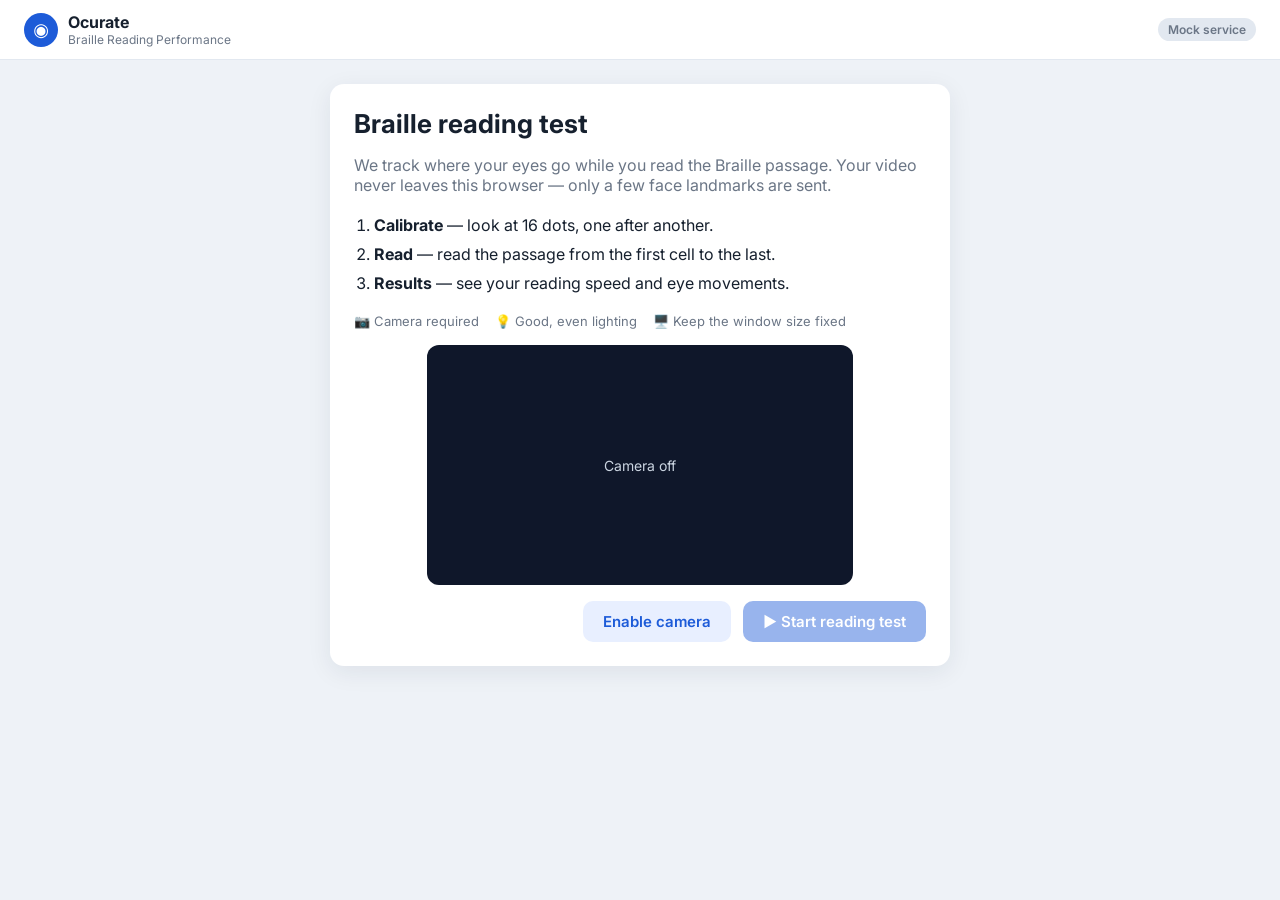
<file: frontend/index.html>
<!doctype html>
<html lang="en">
<head>
  <meta charset="utf-8">
  <meta name="viewport" content="width=device-width, initial-scale=1">
  <title>Ocurate · Braille Reading</title>
  <link rel="preconnect" href="https://fonts.googleapis.com">
  <link href="https://fonts.googleapis.com/css2?family=Inter:wght@400;500;600;700&display=swap" rel="stylesheet">
  <link rel="stylesheet" href="css/styles.css">
</head>
<body>

  <!-- ===== Top bar ===== -->
  <header class="topbar">
    <div class="brand">
      <span class="brand-logo" aria-hidden="true">◉</span>
      <div>
        <div class="brand-name">Ocurate</div>
        <div class="brand-sub">Braille Reading Performance</div>
      </div>
    </div>
    <div class="topbar-right">
      <span id="mode-badge" class="badge badge-muted">Mock service</span>
      <span id="rec-badge" class="badge badge-rec hidden">● Recording <span id="rec-time">00:00</span></span>
    </div>
  </header>

  <!-- ===== Screen 1: Start ===== -->
  <main id="screen-start" class="screen">
    <section class="card start-card">
      <h1>Braille reading test</h1>
      <p class="muted">
        We track where your eyes go while you read the Braille passage.
        Your video never leaves this browser — only a few face landmarks are sent.
      </p>

      <ol class="steps">
        <li><strong>Calibrate</strong> — look at 16 dots, one after another.</li>
        <li><strong>Read</strong> — read the passage from the first cell to the last.</li>
        <li><strong>Results</strong> — see your reading speed and eye movements.</li>
      </ol>

      <div class="tips">
        <span>📷 Camera required</span>
        <span>💡 Good, even lighting</span>
        <span>🖥️ Keep the window size fixed</span>
      </div>

      <div class="camera-preview">
        <video id="preview-video" autoplay playsinline muted></video>
        <div id="camera-status" class="camera-status">Camera off</div>
      </div>

      <div class="actions">
        <button id="btn-camera" class="btn btn-secondary">Enable camera</button>
        <button id="btn-start" class="btn btn-primary" disabled>▶ Start reading test</button>
      </div>
      <p id="start-error" class="error hidden"></p>
    </section>
  </main>

  <!-- ===== Screen 2: Session (calibration overlay + reading) ===== -->
  <main id="screen-session" class="screen hidden">
    <div class="session-grid">
      <aside class="card side-panel">
        <div class="cam-box">
          <video id="session-video" autoplay playsinline muted></video>
          <span id="tracking-pill" class="pill pill-off">No face</span>
        </div>
        <dl class="stats">
          <div><dt>Phase</dt><dd id="stat-phase">—</dd></div>
          <div><dt>Current cell</dt><dd id="stat-cell">—</dd></div>
          <div><dt>Frames / s</dt><dd id="stat-fps">0</dd></div>
          <div><dt>Fixations</dt><dd id="stat-fixations">0</dd></div>
        </dl>
        <button id="btn-quit" class="btn btn-ghost">Quit session</button>
      </aside>

      <section class="card reading-card">
        <div class="reading-head">
          <h2>Reading</h2>
          <span id="reading-hint" class="muted">Start at the top-left cell</span>
        </div>
        <div id="passage" class="passage" aria-label="Braille passage"></div>
        <div class="progress"><div id="progress-bar" class="progress-bar"></div></div>
        <p id="progress-label" class="muted small">Waiting for calibration…</p>
      </section>
    </div>

    <!-- Calibration overlay: covers the whole viewport, targets are viewport-normalized -->
    <div id="calibration" class="calibration hidden">
      <div class="calib-info">
        <h2>Calibration</h2>
        <p id="calib-text">Look at the blue dot until it moves.</p>
        <p id="calib-attempt" class="muted small"></p>
      </div>
      <div id="calib-target" class="calib-target"></div>
      <div id="calib-grid" class="calib-grid"></div>
      <div id="calib-failed" class="calib-failed hidden">
        <p id="calib-failed-text"></p>
        <button id="btn-calib-retry" class="btn btn-primary">Try again</button>
      </div>
    </div>
  </main>

  <!-- ===== Results modal ===== -->
  <div id="modal" class="modal hidden" role="dialog" aria-modal="true" aria-labelledby="modal-title">
    <div class="modal-card">
      <button id="btn-modal-close" class="modal-x" aria-label="Close">×</button>
      <div class="trophy" aria-hidden="true">🏆</div>
      <h2 id="modal-title">Reading complete!</h2>
      <p class="muted">Here are your results</p>

      <div class="headline">
        <div class="muted small">Reading speed</div>
        <div class="headline-value"><span id="res-cpm">—</span> <small>chars / min</small></div>
        <div class="muted small"><span id="res-wpm">—</span> words / min</div>
      </div>

      <ul class="result-list">
        <li><span>⏱ Reading time</span><b id="res-time">—</b></li>
        <li><span>➡ Saccades</span><b id="res-saccades">—</b></li>
        <li><span>↩ Regressions</span><b id="res-regressions">—</b></li>
        <li><span>⤼ Skipped characters</span><b id="res-skipped">—</b></li>
        <li><span>◎ Cells fixated</span><b id="res-sequence">—</b></li>
      </ul>

      <button id="btn-again" class="btn btn-primary btn-block">New session</button>
    </div>
  </div>

  <!-- ===== Abandoned modal ===== -->
  <div id="modal-abandoned" class="modal hidden" role="dialog" aria-modal="true">
    <div class="modal-card">
      <h2>Session ended</h2>
      <p id="abandoned-text" class="muted"></p>
      <button id="btn-abandoned-ok" class="btn btn-primary btn-block">Start over</button>
    </div>
  </div>

  <script type="module" src="js/app.js"></script>
</body>
</html>
</file>
<file: frontend/css/styles.css>
/* ===== Design tokens ===== */
:root {
  --bg: #eef2f7;
  --card: #ffffff;
  --text: #16202e;
  --muted: #6b7686;
  --line: #e2e8f0;
  --primary: #1d5bd8;
  --primary-dark: #1647aa;
  --primary-soft: #e8efff;
  --ok: #19a463;
  --warn: #e0a100;
  --danger: #d93a3a;
  --radius: 14px;
  --shadow: 0 6px 24px rgba(20, 35, 60, 0.08);
}

* { box-sizing: border-box; }

/* The viewport must not scroll during a Session (a scroll abandons it). */
html, body {
  margin: 0;
  height: 100%;
  overflow: hidden;
}

body {
  font-family: "Inter", system-ui, sans-serif;
  background: var(--bg);
  color: var(--text);
  display: flex;
  flex-direction: column;
}

h1, h2 { margin: 0 0 8px; }
h1 { font-size: 26px; }
h2 { font-size: 18px; }
.muted { color: var(--muted); }
.small { font-size: 13px; }
.hidden { display: none !important; }
.error { color: var(--danger); font-size: 14px; }

/* ===== Top bar ===== */
.topbar {
  display: flex;
  justify-content: space-between;
  align-items: center;
  padding: 12px 24px;
  background: var(--card);
  border-bottom: 1px solid var(--line);
}
.brand { display: flex; gap: 10px; align-items: center; }
.brand-logo {
  width: 34px; height: 34px; border-radius: 50%;
  display: grid; place-items: center;
  background: var(--primary); color: #fff; font-size: 18px;
}
.brand-name { font-weight: 700; }
.brand-sub { font-size: 12px; color: var(--muted); }
.topbar-right { display: flex; gap: 8px; }

.badge {
  font-size: 12px; font-weight: 600;
  padding: 4px 10px; border-radius: 999px;
}
.badge-muted { background: var(--line); color: var(--muted); }
.badge-live { background: #dff6ea; color: var(--ok); }
.badge-rec { background: #fde8e8; color: var(--danger); }

/* ===== Layout ===== */
.screen {
  flex: 1;
  min-height: 0;
  padding: 24px;
  display: flex;
  justify-content: center;
  align-items: flex-start;
}
.card {
  background: var(--card);
  border-radius: var(--radius);
  box-shadow: var(--shadow);
  padding: 24px;
}

/* ===== Buttons ===== */
.btn {
  font: inherit; font-weight: 600; font-size: 15px;
  border: 0; border-radius: 10px;
  padding: 11px 20px; cursor: pointer;
  transition: background .15s, opacity .15s;
}
.btn:disabled { opacity: .45; cursor: not-allowed; }
.btn-primary { background: var(--primary); color: #fff; }
.btn-primary:hover:not(:disabled) { background: var(--primary-dark); }
.btn-secondary { background: var(--primary-soft); color: var(--primary); }
.btn-ghost { background: transparent; color: var(--muted); border: 1px solid var(--line); }
.btn-block { width: 100%; }

/* ===== Start screen ===== */
.start-card { width: min(620px, 100%); }
.steps { padding-left: 20px; line-height: 1.8; }
.tips {
  display: flex; flex-wrap: wrap; gap: 16px;
  font-size: 13px; color: var(--muted); margin: 8px 0 16px;
}
.camera-preview {
  position: relative;
  aspect-ratio: 16 / 9;
  max-height: 240px;
  margin: 0 auto 16px;
  background: #0f172a;
  border-radius: 12px;
  overflow: hidden;
}
.camera-preview video, .cam-box video {
  width: 100%; height: 100%; object-fit: cover;
  transform: scaleX(-1); /* mirror, feels natural */
}
.camera-status {
  position: absolute; inset: 0;
  display: grid; place-items: center;
  color: #cbd5e1; font-size: 14px;
}
.actions { display: flex; gap: 12px; justify-content: flex-end; }

/* ===== Session screen ===== */
.session-grid {
  display: grid;
  grid-template-columns: 260px 1fr;
  gap: 20px;
  width: min(1200px, 100%);
}
.side-panel { display: flex; flex-direction: column; gap: 16px; }
.cam-box {
  position: relative;
  aspect-ratio: 4 / 3;
  background: #0f172a;
  border-radius: 10px;
  overflow: hidden;
}
.pill {
  position: absolute; top: 8px; left: 8px;
  font-size: 11px; font-weight: 600;
  padding: 3px 8px; border-radius: 999px; color: #fff;
}
.pill-on { background: var(--ok); }
.pill-off { background: var(--danger); }

.stats { margin: 0; display: grid; gap: 10px; }
.stats div { display: flex; justify-content: space-between; font-size: 14px; }
.stats dt { color: var(--muted); }
.stats dd { margin: 0; font-weight: 600; }

.reading-card { display: flex; flex-direction: column; gap: 16px; }
.reading-head { display: flex; justify-content: space-between; align-items: baseline; }

/* Each Braille Cell is its own box so the browser can measure its rectangle. */
.passage {
  display: grid;
  gap: 6px 2px;
  justify-content: center;
  padding: 24px 0;
  user-select: none;
}
.cell {
  width: 44px; height: 60px;
  display: grid; place-items: center;
  font-size: 40px; line-height: 1;
  border-radius: 6px;
  transition: background .12s;
}
.cell.first { box-shadow: inset 0 0 0 2px var(--primary-soft); }
.cell.read { color: #9aa6b8; }
.cell.active { background: #ffe9a8; color: var(--text); }

.progress { height: 6px; background: var(--line); border-radius: 99px; overflow: hidden; }
.progress-bar { height: 100%; width: 0; background: var(--primary); transition: width .2s; }

/* ===== Calibration overlay ===== */
.calibration {
  position: fixed; inset: 0;
  background: #0f172a;
  color: #fff;
  z-index: 50;
}
.calib-info {
  position: absolute; top: 50%; left: 50%;
  transform: translate(-50%, -50%);
  text-align: center;
  pointer-events: none;
}
.calib-info .muted { color: #94a3b8; }
.calib-target {
  position: absolute;
  width: 28px; height: 28px;
  margin: -14px 0 0 -14px;
  border-radius: 50%;
  background: var(--primary);
  box-shadow: 0 0 0 6px rgba(29, 91, 216, .35);
  transition: left .35s ease, top .35s ease;
  animation: pulse 1s infinite;
}
.calib-target::after {
  content: ""; position: absolute; inset: 11px;
  background: #fff; border-radius: 50%;
}
@keyframes pulse {
  50% { box-shadow: 0 0 0 12px rgba(29, 91, 216, .15); }
}
.calib-grid .dot {
  position: absolute;
  width: 10px; height: 10px; margin: -5px 0 0 -5px;
  border-radius: 50%;
  background: #334155;
}
.calib-grid .dot.collecting { background: var(--warn); }
.calib-grid .dot.ok { background: var(--ok); }
.calib-grid .dot.skipped { background: var(--danger); }
.calib-failed {
  position: absolute; bottom: 12%; left: 50%;
  transform: translateX(-50%);
  text-align: center;
}

/* ===== Modals ===== */
.modal {
  position: fixed; inset: 0;
  background: rgba(15, 23, 42, .55);
  display: grid; place-items: center;
  z-index: 100;
}
.modal-card {
  position: relative;
  width: min(380px, calc(100% - 32px));
  background: var(--card);
  border-radius: var(--radius);
  padding: 28px 24px 24px;
  text-align: center;
  box-shadow: var(--shadow);
}
.modal-x {
  position: absolute; top: 10px; right: 12px;
  border: 0; background: none; font-size: 22px;
  color: var(--muted); cursor: pointer;
}
.trophy {
  width: 44px; height: 44px; margin: 0 auto 10px;
  border-radius: 50%; background: #dff6ea;
  display: grid; place-items: center; font-size: 22px;
}
.headline {
  margin: 16px 0;
  padding: 14px;
  background: var(--primary-soft);
  border-radius: 12px;
}
.headline-value { font-size: 32px; font-weight: 700; color: var(--primary); }
.headline-value small { font-size: 13px; font-weight: 500; color: var(--muted); }
.result-list {
  list-style: none; padding: 0; margin: 0 0 20px;
  text-align: left; font-size: 14px;
}
.result-list li {
  display: flex; justify-content: space-between;
  padding: 8px 0; border-bottom: 1px solid var(--line);
}
.result-list li span { color: var(--muted); }

/* ===== Small screens ===== */
@media (max-width: 860px) {
  html, body { overflow: auto; }
  .session-grid { grid-template-columns: 1fr; }
  .cell { width: 30px; height: 44px; font-size: 28px; }
}
</file>
